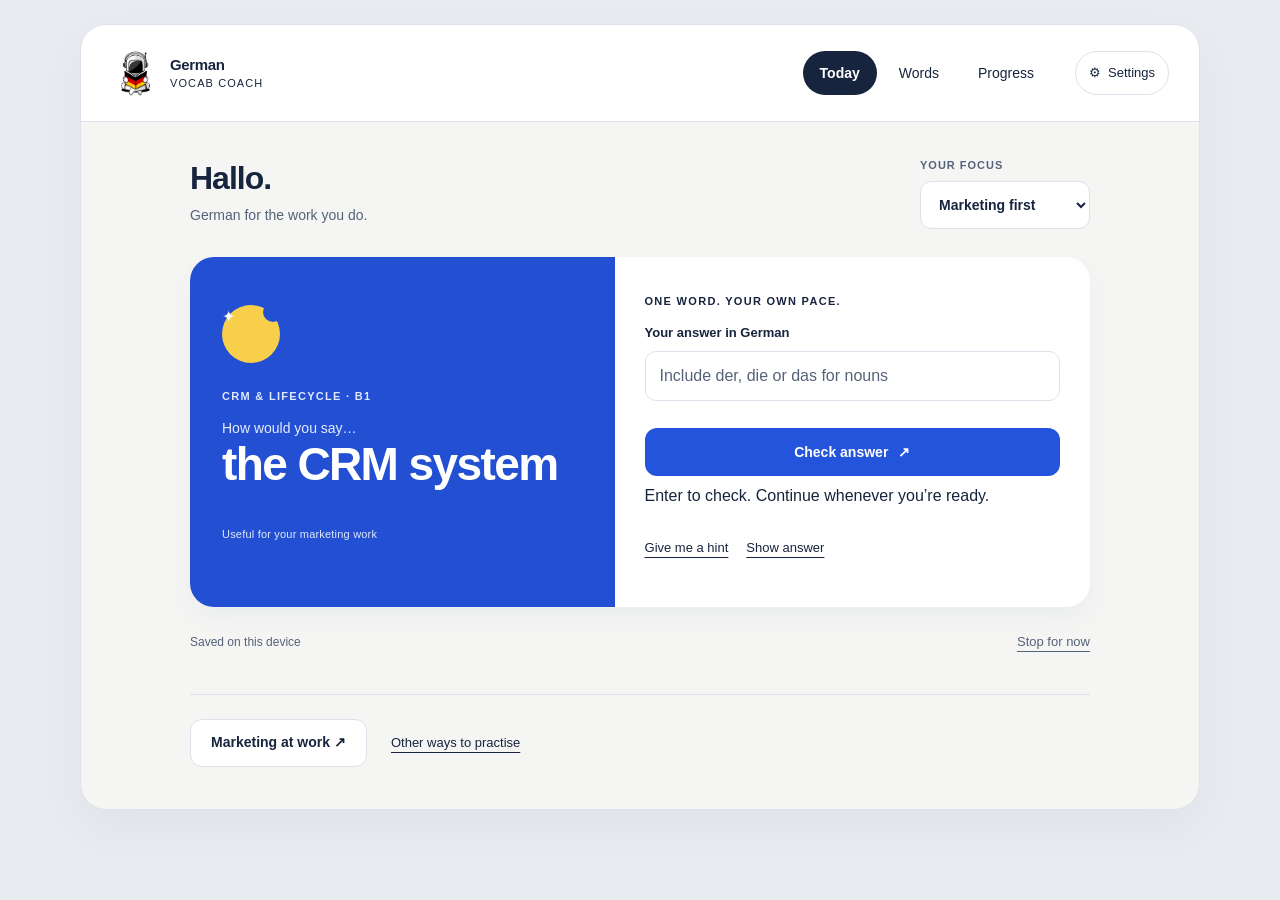
<file: index.html>
<!doctype html><html lang="en"><head>
<meta charset="utf-8"><meta name="viewport" content="width=device-width,initial-scale=1,viewport-fit=cover"><meta name="theme-color" content="#2454db"><meta name="description" content="Useful German for marketing work. Continuous practice, honest recall evidence and offline backups."><title>German Vocab Coach</title><link rel="manifest" href="manifest.webmanifest"><link rel="icon" href="icons/icon-192.png"><link rel="apple-touch-icon" href="icons/icon-180.png"><link rel="stylesheet" href="coach.css?v=20261116-continuous4">
</head><body data-theme="cobalt">
<a class="skip-link" href="#main-content">Skip to practice</a><div class="app-shell">
<header class="app-header"><a href="#today" class="brand"><img class="brand-logo" src="icons/logo.png" alt="" width="48" height="52"><span>German<small>Vocab Coach</small></span></a><nav class="main-nav" aria-label="Main navigation"><button data-page="today" aria-current="page">Today</button><button data-page="words">Words</button><button data-page="progress">Progress</button></nav><button class="settings-trigger" data-page="settings" aria-label="Settings">⚙ <span>Settings</span></button></header>
<div id="global-status" class="global-status" role="status" hidden></div><section id="recovery-panel" class="recovery-banner" role="alert" hidden><h2 id="recovery-title"></h2><p id="recovery-copy"></p><div class="button-row"><button id="retry-save" class="primary">Try saving again</button><button id="download-recovery" class="secondary">Download recovery copy</button><button id="download-pending" class="secondary">Download unsaved full backup</button><button data-page="settings" class="text-button">Recovery options</button></div></section>
<main id="main-content">
<section id="page-today" class="page"><div class="page-intro"><div><h1 id="greeting">Hallo.</h1><p>German for the work you do.</p></div><label class="focus-picker">Your focus<select id="practice-focus"><option value="marketing">Marketing first</option><option value="everyday">Everyday German</option><option value="all">All my words</option></select></label></div><div id="practice-scope" class="scope-note" hidden></div><div id="practice-area"><p class="loading">Opening your practice…</p></div><div class="practice-footer"><span id="save-status" role="status"></span><button id="stop-practice" class="text-button">Stop for now</button></div><div class="below-practice"><button id="open-work" class="secondary">Marketing at work ↗</button><button id="open-more" class="text-button">Other ways to practise</button></div></section>
<section id="page-words" class="page" hidden><div class="page-intro"><div><p class="eyebrow">Your vocabulary</p><h1>Useful words, within reach.</h1></div><button id="open-add-word" class="secondary">Add words</button></div><div class="library-controls"><label>Search<input id="word-search" type="search" placeholder="German, English or a note"></label><label>Collection<select id="word-focus"><option value="all">All words</option><option value="marketing">Marketing</option><option value="everyday">Everyday</option></select></label><label>Topic<select id="word-topic"><option value="all">All topics</option></select></label><label>Learning state<select id="word-status"><option value="all">Any state</option><option value="due">Due for review</option><option value="new">New</option><option value="learning">Learning</option><option value="verified">Recall verified</option></select></label></div><div class="library-actions"><p id="word-results" role="status"></p><div class="button-row"><button id="practice-results" class="primary">Practise these results</button><button id="practice-selected" class="secondary" disabled>Practise selected</button></div></div><div id="word-list" class="word-list"></div><div class="pagination"><button id="previous-words" class="secondary">Previous</button><span id="word-page"></span><button id="next-words" class="secondary">Next</button></div></section>
<section id="page-progress" class="page" hidden><div class="page-intro"><div><p class="eyebrow">Evidence, not a score to chase</p><h1>What’s getting stronger.</h1><p>Your saved practice, with clear limits.</p></div><label class="focus-picker">Show<select id="progress-focus"><option value="all">All words</option><option value="marketing">Marketing</option><option value="everyday">Everyday</option></select></label></div><div id="progress-content"></div></section>
<section id="page-settings" class="page" hidden><div class="page-intro"><div><p class="eyebrow">Settings</p><h1>Make it yours.</h1></div></div><section class="settings-section"><h2>Appearance</h2><div class="theme-options" role="group" aria-label="Theme"><button data-theme-choice="cobalt" aria-pressed="true"><span class="swatch cobalt-swatch"></span>Cobalt &amp; sunshine<span class="theme-check">✓</span></button><button data-theme-choice="studio" aria-pressed="false"><span class="swatch studio-swatch"></span>Tangerine studio<span class="theme-check">✓</span></button></div></section><section class="settings-section"><h2>Your practice</h2><form id="profile-form"><div class="form-grid"><label>Name <small>Optional, kept on this device</small><input id="profile-name" maxlength="32" autocomplete="given-name"></label><label>Learning level<select id="profile-level"><option>A1</option><option>A2</option><option>B1</option><option>B2</option></select></label></div><label class="check-label"><input type="checkbox" id="habit-cue">Show a gentle practice-day reminder</label><button class="secondary" type="submit">Save preferences</button></form><p class="muted">Your name, answers and progress stay in this browser. No analytics or microphone recording. Audio uses an available German voice on this device.</p></section><section class="settings-section"><h2>Your data</h2><p>Download a full backup to keep words, recall evidence, drafts, settings and history together.</p><div class="button-row"><button id="export-backup" class="primary">Download full backup</button><label class="file-button secondary">Restore full backup<input id="restore-file" type="file" accept=".json,application/json"></label><button id="export-safety" class="secondary">Download pre-restore copy</button></div><p id="backup-status" role="status"></p><section id="restore-preview" class="restore-preview" hidden><h3>Review before replacing</h3><p id="restore-summary"></p><label class="check-label"><input id="acknowledge-restore" type="checkbox">Replace this browser’s progress and settings with this backup. Keep a safety copy first.</label><label id="legacy-ack-label" class="check-label" hidden><input id="acknowledge-legacy" type="checkbox">I reviewed the older app’s changed data and want to use this backup.</label><label id="invalid-ack-label" class="check-label" hidden><input id="acknowledge-invalid" type="checkbox">Replace unreadable or newer saved data only after preserving its exact contents in a recovery copy.</label><div class="button-row"><button id="confirm-restore" class="primary" disabled>Restore this backup</button><button id="cancel-restore" class="secondary">Cancel</button></div></section><details class="data-details"><summary>Word lists and recovery</summary><p>CSV transfers vocabulary only, without learning history or settings.</p><div class="button-row"><button id="export-csv" class="secondary">Export word list CSV</button><label class="file-button secondary">Import word list CSV<input id="import-csv" type="file" accept=".csv,text/csv"></label><button id="export-original" class="secondary">Download original migration copy</button></div><p id="csv-status" role="status"></p></details></section><section class="settings-section"><h2>About this coach</h2><p>Marketing words follow practical work priorities. Everyday words use historical corpus-frequency estimates. Reviews are scheduled separately; older words without review dates are not labelled overdue.</p><p>“Recall verified” means three fully correct typed recalls on different days, at least 24 hours apart. It is not a fluency certificate or permanent mastery.</p><p><a href="vocabulary-sources.html">Vocabulary sources and attribution</a></p><p id="offline-status" role="status">Offline files are being prepared.</p></section><details class="settings-section danger-zone"><summary>Reset progress</summary><p>Download a full backup before resetting this browser’s practice.</p><button id="reset-progress" class="secondary danger">Review reset options</button></details></section>
<section id="page-work" class="page" hidden><button data-page="today" class="text-button">← Back to practice</button><div class="page-intro"><div><p class="eyebrow">Marketing at work</p><h1>Use the words in real situations.</h1><p>Choose a short reading, listening, writing or speaking task.</p></div></div><div id="scenario-list" class="scenario-grid"></div><article id="scenario-detail" hidden></article></section>
<section id="page-more" class="page" hidden><button data-page="today" class="text-button">← Back to practice</button><div class="page-intro"><div><p class="eyebrow">Optional practice</p><h1>A different way in.</h1><p>Recognition, stories, sentences and grammar stay separate from unaided word recall.</p></div></div><div id="optional-practice"></div></section>
</main><nav class="mobile-nav" aria-label="Mobile navigation"><button data-page="today" aria-current="page">Today</button><button data-page="words">Words</button><button data-page="progress">Progress</button></nav></div>
<dialog id="app-dialog" aria-labelledby="dialog-title"><form method="dialog"><button class="dialog-close" aria-label="Close dialog">×</button></form><div id="dialog-content"></div></dialog>
<script src="curriculum-data.js?v=20261116-continuous4" defer></script><script src="frequency-data.js?v=20261116-continuous4" defer></script><script src="learning-priorities.js?v=20261116-continuous4" defer></script><script src="recall-evidence.js?v=20261116-continuous4" defer></script><script src="backup-data.js?v=20261116-continuous4" defer></script><script src="persistence.js?v=20261116-continuous4" defer></script><script src="practice-engine.js?v=20261116-continuous4" defer></script><script src="practice-session.js?v=20261116-continuous4" defer></script><script src="review-scheduler.js?v=20261116-continuous4" defer></script><script src="practice-data.js?v=20261116-continuous4" defer></script><script src="coach-content.js?v=20261116-continuous4" defer></script><script src="coach-migration.js?v=20261116-continuous4" defer></script><script src="coach-learning.js?v=20261116-continuous4" defer></script><script src="coach-store.js?v=20261116-continuous4" defer></script><script src="marketing-scenarios.js?v=20261116-continuous4" defer></script><script src="coach-csv.js?v=20261116-continuous4" defer></script><script src="coach-activities.js?v=20261116-continuous4" defer></script><script src="coach-app.js?v=20261116-continuous4" defer></script>
</body></html>
</file>
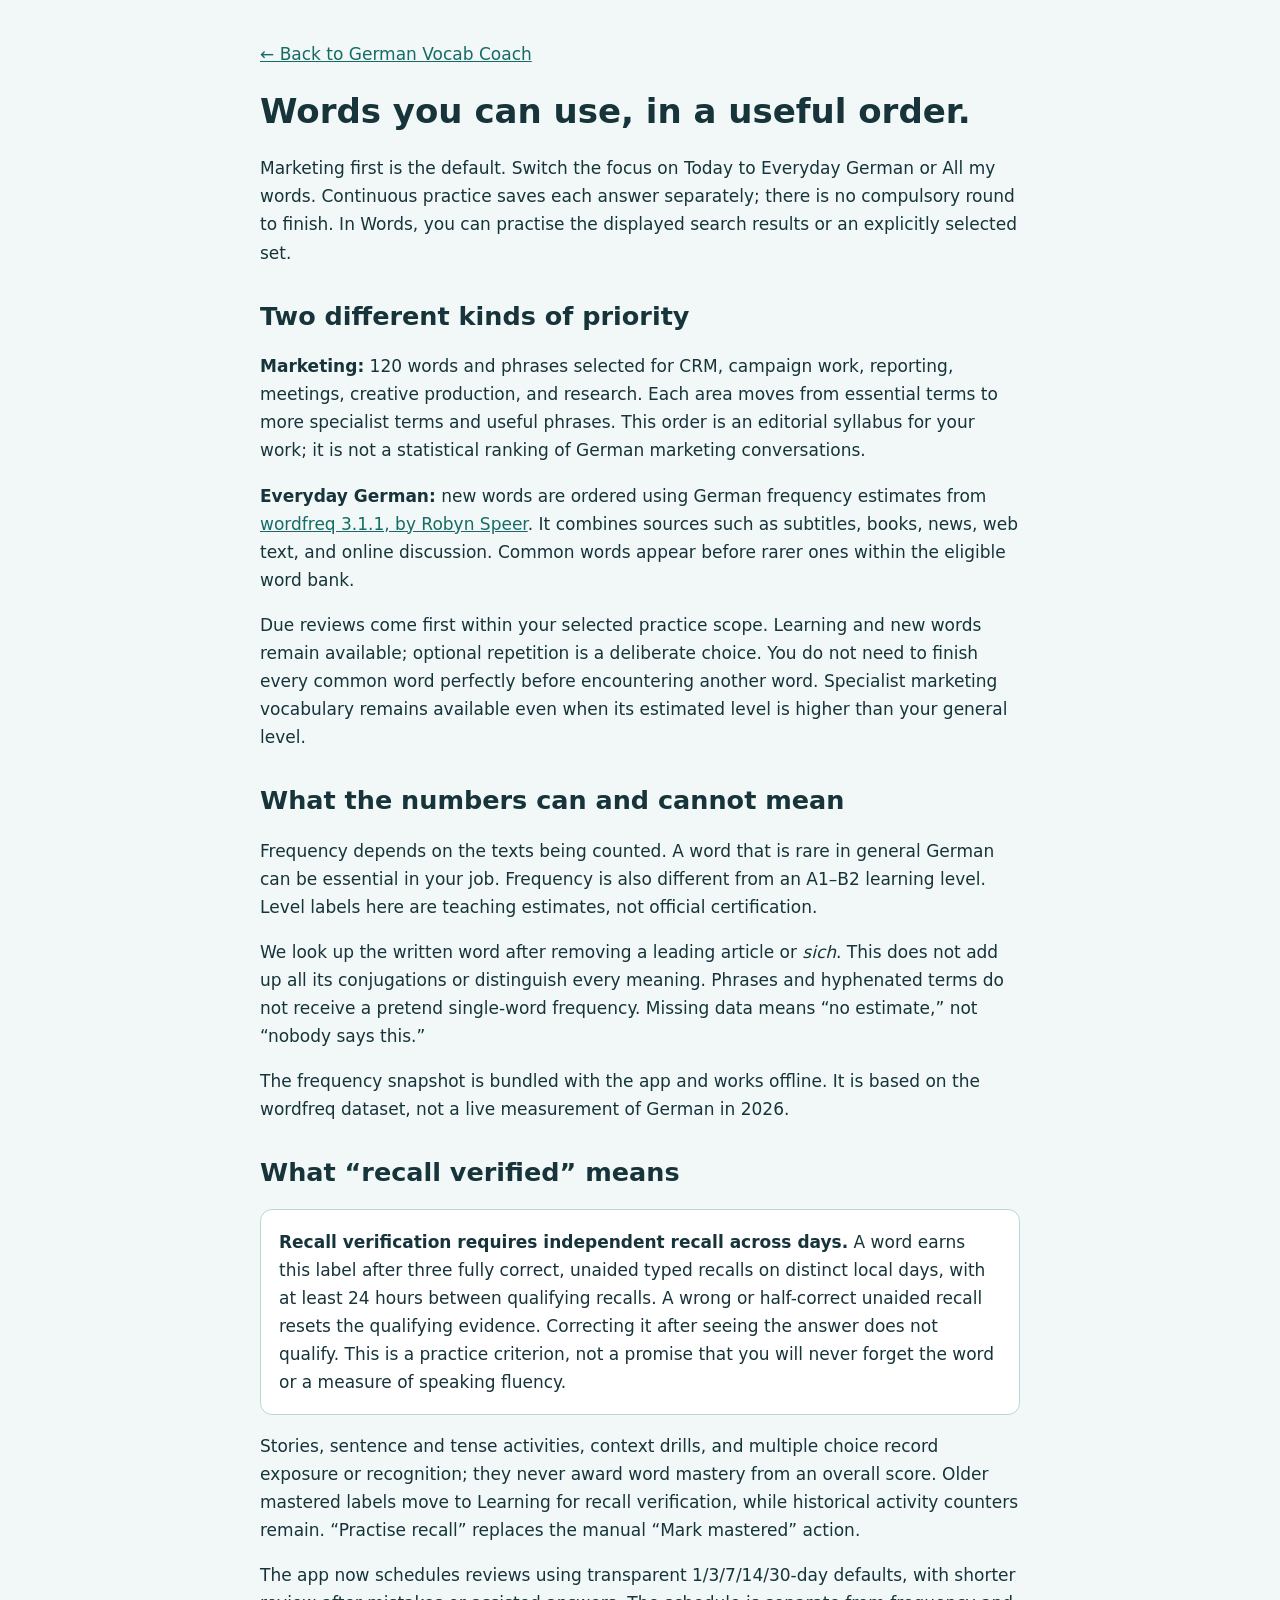
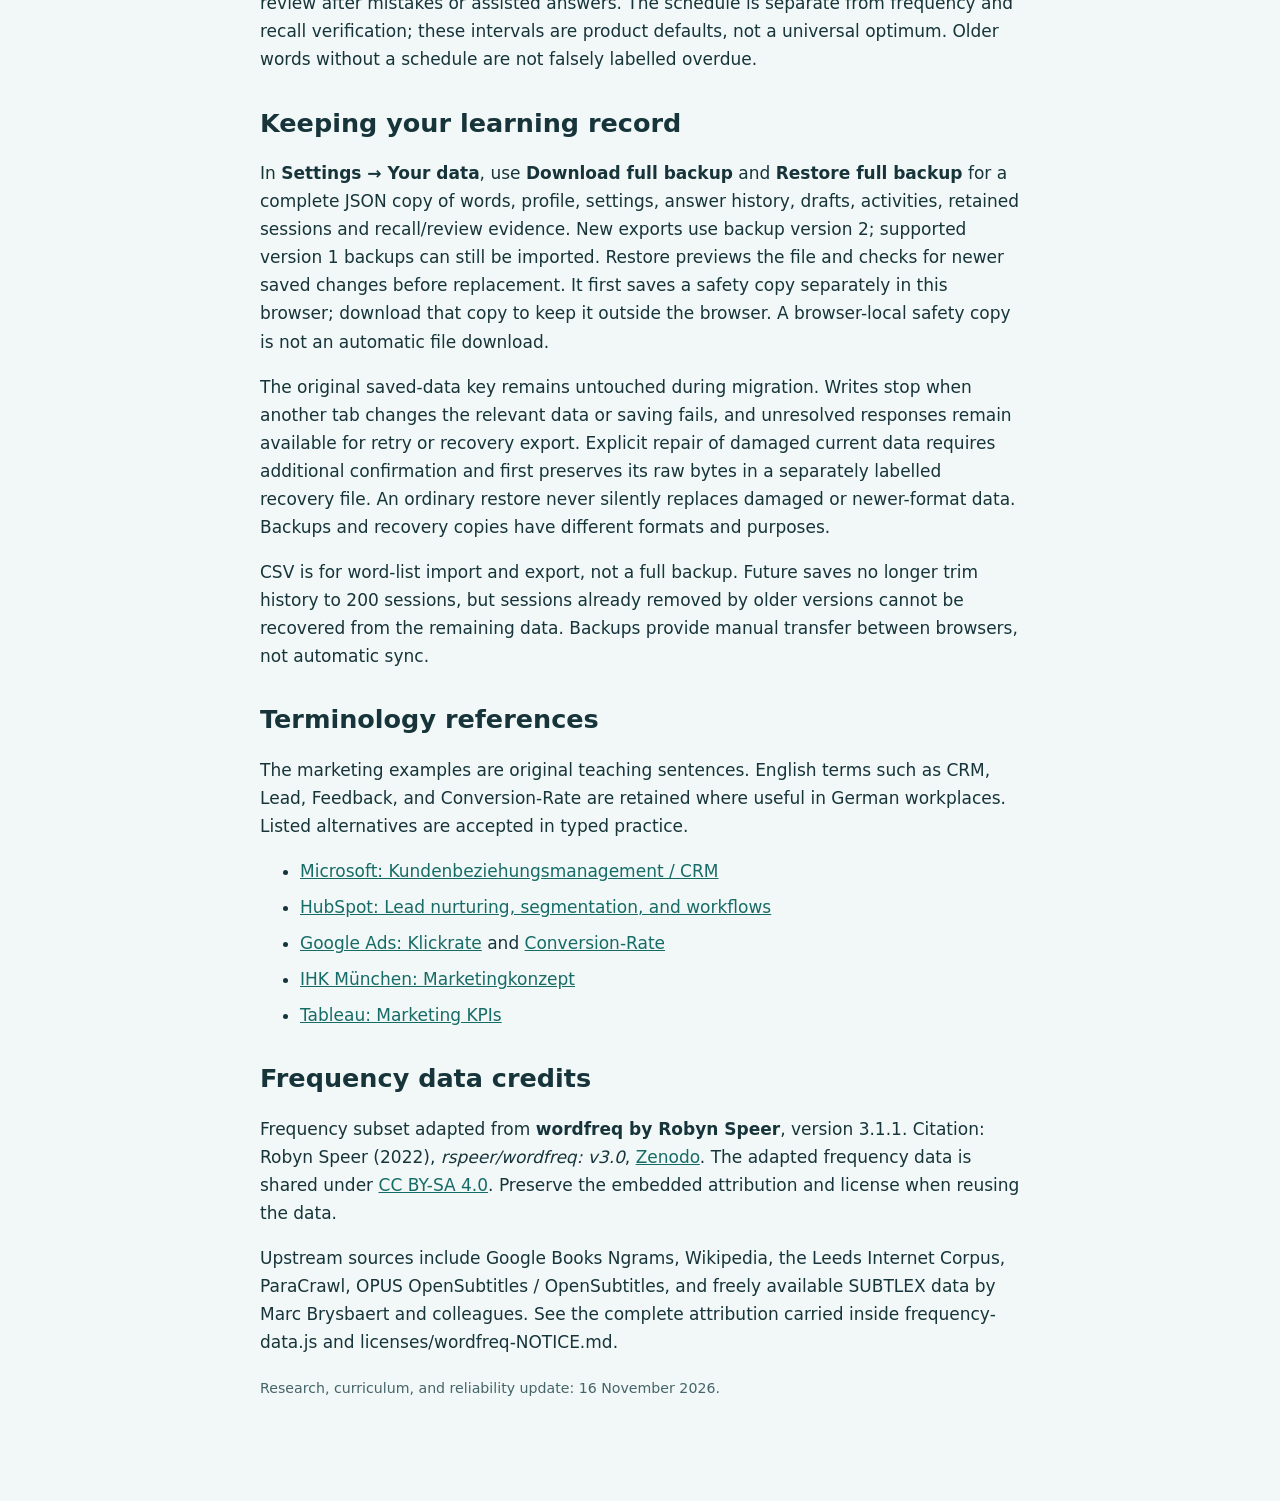
<file: vocabulary-sources.html>
<!doctype html>
<html lang="en"><head><meta charset="utf-8"><meta name="viewport" content="width=device-width, initial-scale=1"><title>How word priorities work · German Vocab Coach</title>
<style>body{max-width:760px;margin:40px auto;padding:0 22px 60px;font:17px/1.65 system-ui,sans-serif;color:#16343a;background:#f1f8f7}h1,h2{line-height:1.2}h2{margin-top:34px}a{color:#176b66}li{margin:8px 0}.note{padding:18px;background:white;border:1px solid #bdd5d2;border-radius:12px}small{color:#456469}</style></head>
<body><a href="./index.html">← Back to German Vocab Coach</a><h1>Words you can use, in a useful order.</h1>
<p>Marketing first is the default. Switch the focus on Today to Everyday German or All my words. Continuous practice saves each answer separately; there is no compulsory round to finish. In Words, you can practise the displayed search results or an explicitly selected set.</p>
<h2>Two different kinds of priority</h2>
<p><strong>Marketing:</strong> 120 words and phrases selected for CRM, campaign work, reporting, meetings, creative production, and research. Each area moves from essential terms to more specialist terms and useful phrases. This order is an editorial syllabus for your work; it is not a statistical ranking of German marketing conversations.</p>
<p><strong>Everyday German:</strong> new words are ordered using German frequency estimates from <a href="https://github.com/rspeer/wordfreq">wordfreq 3.1.1, by Robyn Speer</a>. It combines sources such as subtitles, books, news, web text, and online discussion. Common words appear before rarer ones within the eligible word bank.</p>
<p>Due reviews come first within your selected practice scope. Learning and new words remain available; optional repetition is a deliberate choice. You do not need to finish every common word perfectly before encountering another word. Specialist marketing vocabulary remains available even when its estimated level is higher than your general level.</p>
<h2>What the numbers can and cannot mean</h2>
<p>Frequency depends on the texts being counted. A word that is rare in general German can be essential in your job. Frequency is also different from an A1–B2 learning level. Level labels here are teaching estimates, not official certification.</p>
<p>We look up the written word after removing a leading article or <em>sich</em>. This does not add up all its conjugations or distinguish every meaning. Phrases and hyphenated terms do not receive a pretend single-word frequency. Missing data means “no estimate,” not “nobody says this.”</p>
<p>The frequency snapshot is bundled with the app and works offline. It is based on the wordfreq dataset, not a live measurement of German in 2026.</p>
<h2>What “recall verified” means</h2>
<div class="note"><strong>Recall verification requires independent recall across days.</strong> A word earns this label after three fully correct, unaided typed recalls on distinct local days, with at least 24 hours between qualifying recalls. A wrong or half-correct unaided recall resets the qualifying evidence. Correcting it after seeing the answer does not qualify. This is a practice criterion, not a promise that you will never forget the word or a measure of speaking fluency.</div>
<p>Stories, sentence and tense activities, context drills, and multiple choice record exposure or recognition; they never award word mastery from an overall score. Older mastered labels move to Learning for recall verification, while historical activity counters remain. “Practise recall” replaces the manual “Mark mastered” action.</p>
<p>The app now schedules reviews using transparent 1/3/7/14/30-day defaults, with shorter review after mistakes or assisted answers. The schedule is separate from frequency and recall verification; these intervals are product defaults, not a universal optimum. Older words without a schedule are not falsely labelled overdue.</p>
<h2>Keeping your learning record</h2>
<p>In <strong>Settings → Your data</strong>, use <strong>Download full backup</strong> and <strong>Restore full backup</strong> for a complete JSON copy of words, profile, settings, answer history, drafts, activities, retained sessions and recall/review evidence. New exports use backup version 2; supported version 1 backups can still be imported. Restore previews the file and checks for newer saved changes before replacement. It first saves a safety copy separately in this browser; download that copy to keep it outside the browser. A browser-local safety copy is not an automatic file download.</p>
<p>The original saved-data key remains untouched during migration. Writes stop when another tab changes the relevant data or saving fails, and unresolved responses remain available for retry or recovery export. Explicit repair of damaged current data requires additional confirmation and first preserves its raw bytes in a separately labelled recovery file. An ordinary restore never silently replaces damaged or newer-format data. Backups and recovery copies have different formats and purposes.</p>
<p>CSV is for word-list import and export, not a full backup. Future saves no longer trim history to 200 sessions, but sessions already removed by older versions cannot be recovered from the remaining data. Backups provide manual transfer between browsers, not automatic sync.</p>
<h2>Terminology references</h2>
<p>The marketing examples are original teaching sentences. English terms such as CRM, Lead, Feedback, and Conversion-Rate are retained where useful in German workplaces. Listed alternatives are accepted in typed practice.</p>
<ul>
<li><a href="https://www.microsoft.com/de-de/dynamics-365/resources/what-is-crm">Microsoft: Kundenbeziehungsmanagement / CRM</a></li>
<li><a href="https://www.hubspot.de/use-case/lead-nurturing">HubSpot: Lead nurturing, segmentation, and workflows</a></li>
<li><a href="https://support.google.com/google-ads/answer/2615875?hl=de">Google Ads: Klickrate</a> and <a href="https://support.google.com/google-ads/answer/2684489?hl=de">Conversion-Rate</a></li>
<li><a href="https://www.ihk-muenchen.de/ratgeber/unternehmensfuehrung/marketing-vertrieb/marketingkonzept/">IHK München: Marketingkonzept</a></li>
<li><a href="https://www.tableau.com/de-de/learn/articles/marketing-kpi-and-sales-kpi">Tableau: Marketing KPIs</a></li>
</ul>
<h2>Frequency data credits</h2>
<p>Frequency subset adapted from <strong>wordfreq by Robyn Speer</strong>, version 3.1.1. Citation: Robyn Speer (2022), <em>rspeer/wordfreq: v3.0</em>, <a href="https://doi.org/10.5281/zenodo.7199437">Zenodo</a>. The adapted frequency data is shared under <a href="https://creativecommons.org/licenses/by-sa/4.0/">CC BY-SA 4.0</a>. Preserve the embedded attribution and license when reusing the data.</p>
<p>Upstream sources include Google Books Ngrams, Wikipedia, the Leeds Internet Corpus, ParaCrawl, OPUS OpenSubtitles / OpenSubtitles, and freely available SUBTLEX data by Marc Brysbaert and colleagues. See the complete attribution carried inside frequency-data.js and licenses/wordfreq-NOTICE.md.</p>
<small>Research, curriculum, and reliability update: 16 November 2026.</small></body></html>
</file>
<file: coach.css>
:root{font-family:Arial,Helvetica,sans-serif;color-scheme:light;--bg:#f5f6f4;--paper:#fff;--ink:#17243d;--muted:#566279;--line:#dce1eb;--accent:#2454db;--on-accent:#fff;--soft:#eaf0ff;--pop:#f7cf4a;--good:#e8f5ed;--good-ink:#185536;--care:#fff1d9;--care-ink:#75500f;--radius:24px;background:#e8ebef;color:var(--ink);font-size:16px;line-height:1.5}
*{box-sizing:border-box}body{margin:0;padding:24px 16px 50px;background:#e8ebef}body[data-theme=studio]{--bg:#143d39;--paper:#fafff8;--ink:#143d39;--muted:#526c65;--line:#d2e1d8;--accent:#b44722;--on-accent:#fffaf5;--soft:#e7f4e9;--pop:#ffc093;background:#d9e7e0}button,input,select,textarea{font:inherit}button,a,input,textarea,select,summary{touch-action:manipulation}button,a,summary{cursor:pointer}button{color:inherit}button:disabled{opacity:.52;cursor:not-allowed}input,textarea{cursor:text}a{color:var(--accent)}[hidden]{display:none!important}button:focus-visible,a:focus-visible,input:focus-visible,select:focus-visible,textarea:focus-visible,summary:focus-visible{outline:3px solid #b08000;outline-offset:4px}p{margin:0 0 16px}h1,h2,h3{line-height:1.2;margin:0 0 14px}h1{font-size:32px;letter-spacing:-1px}h2{font-size:23px;letter-spacing:-.5px}h3{font-size:18px}small,.muted{color:var(--muted)}small{font-size:12px}label{display:flex;flex-direction:column;gap:7px;font-size:13px;font-weight:650}input:not([type=checkbox]):not([type=radio]),select,textarea{width:100%;min-height:48px;padding:12px 14px;border:1px solid var(--line);border-radius:11px;background:var(--paper);color:var(--ink);font-size:16px}input::placeholder,textarea::placeholder{color:var(--muted)}input[type=checkbox],input[type=radio]{width:19px;height:19px;accent-color:var(--accent);flex-shrink:0}textarea{resize:vertical;min-height:120px;line-height:1.6}input[readonly]{background:var(--paper)}
.app-shell{max-width:1120px;margin:auto;border:1px solid var(--line);border-radius:26px;overflow:hidden;background:var(--bg);min-height:80vh;box-shadow:0 18px 50px #17243d0a}.app-header{display:flex;align-items:center;gap:24px;background:var(--paper);padding:22px 30px;border-bottom:1px solid var(--line)}.brand{display:flex;align-items:center;gap:11px;color:var(--ink);text-decoration:none;font-size:15px;font-weight:750;line-height:1.15;letter-spacing:-.35px}.brand small{display:block;font-size:11px;font-weight:500;letter-spacing:1.1px;text-transform:uppercase;margin-top:4px;color:inherit}.brand-mark{display:grid;place-items:center;width:40px;height:40px;border-radius:13px;background:var(--accent);color:var(--on-accent);font-size:23px}.main-nav{display:flex;gap:5px;margin-left:auto}.main-nav button,.mobile-nav button{background:transparent;border:0;border-radius:24px;padding:11px 17px;font-size:14px;min-height:44px}.main-nav button[aria-current],.mobile-nav button[aria-current]{background:var(--ink);color:var(--paper);font-weight:650}.settings-trigger{display:flex;align-items:center;gap:7px;border:1px solid var(--line);border-radius:24px;background:transparent;padding:10px 13px;font-size:13px;min-height:44px}.settings-trigger[aria-current]{background:var(--soft)}.mobile-nav{display:none}.page{max-width:980px;margin:auto;padding:35px 40px 42px}.page-intro{display:flex;align-items:center;justify-content:space-between;gap:25px;margin-bottom:28px}.page-intro p{color:var(--muted);font-size:14px;margin-bottom:0}.page-intro h1{margin-bottom:8px}.page-intro h1 em{color:var(--accent);font-style:normal}.focus-picker{flex-shrink:0;text-transform:uppercase;letter-spacing:1px;font-size:11px;color:var(--muted)}.focus-picker select{text-transform:none;letter-spacing:0;min-width:165px;max-width:210px;font-size:14px}.eyebrow{font-size:11px!important;font-weight:700;text-transform:uppercase;letter-spacing:1.3px;margin-bottom:13px!important}.primary,.secondary,.file-button{border-radius:12px;min-height:48px;padding:12px 20px;display:inline-flex;align-items:center;justify-content:center;gap:10px;font-size:14px;font-weight:650;text-decoration:none}.primary{background:var(--accent);color:var(--on-accent);border:1px solid transparent}.secondary,.file-button{background:var(--paper);color:var(--ink);border:1px solid var(--line)}.text-button{background:transparent;border:0;padding:10px 0;min-height:44px;font-size:13px;text-decoration:underline;text-underline-offset:5px}.button-row{display:flex;flex-wrap:wrap;align-items:center;gap:12px}.button-row p{margin:0}.form-grid{display:grid;grid-template-columns:repeat(2,minmax(0,1fr));gap:18px}.panel,.settings-section,.activity-card{background:var(--paper);color:var(--ink);border:1px solid var(--line);border-radius:18px;padding:26px;margin:0 0 22px}.settings-section p:last-child{margin-bottom:0}.settings-section h2{font-size:20px}.settings-section p{font-size:14px;line-height:1.7}.settings-section form{display:grid;gap:18px;margin-bottom:22px}.settings-section form>.secondary{justify-self:start}.check-label{flex-direction:row;align-items:flex-start;font-weight:400;font-size:14px;margin:16px 0}.theme-options{display:grid;grid-template-columns:repeat(2,minmax(0,1fr));gap:14px}.theme-options button{display:flex;align-items:center;text-align:left;gap:13px;padding:16px;border:1px solid var(--line);background:var(--paper);border-radius:14px;font-size:14px;min-height:70px}.theme-options button[aria-pressed=true]{outline:2px solid var(--accent);outline-offset:-2px}.theme-check{display:none;margin-left:auto}.theme-options [aria-pressed=true] .theme-check{display:block}.swatch{width:30px;height:30px;border-radius:50%;flex-shrink:0}.cobalt-swatch{background:linear-gradient(135deg,#2454db 65%,#f7cf4a 65%)}.studio-swatch{background:linear-gradient(135deg,#143d39 65%,#ffc093 65%)}
.practice-card{display:grid;grid-template-columns:minmax(0,1fr) minmax(0,1.12fr);background:var(--paper);border-radius:var(--radius);overflow:hidden;box-shadow:0 12px 28px #18375b0b}.prompt-pane{background:#2350d2;color:white;display:flex;flex-direction:column;justify-content:center;min-height:350px;padding:32px;position:relative}.sun-mark{height:58px;width:58px;border-radius:50%;background:var(--pop);position:relative;margin-bottom:25px}.sun-mark:after{content:'';width:20px;height:20px;position:absolute;right:-3px;top:-3px;border-radius:50%;background:#2350d2}.prompt-pane .eyebrow{color:#e0e8ff}.word-prompt{font-size:46px;line-height:1.1;font-weight:750;letter-spacing:-1.6px;margin-bottom:16px;overflow-wrap:anywhere}.prompt-context{font-size:14px;line-height:1.6;color:#e5ebff;margin:0}.queue-reason{font-size:11px;letter-spacing:.2px;margin-top:20px;color:#e0e8ff}.answer-pane{padding:30px;align-self:center;color:var(--ink)}.answer-form label{margin-bottom:9px}.answer-form label small{font-weight:400}.answer-form input{background:var(--bg);min-height:54px}.answer-form input[readonly]{background:var(--paper)}.answer-form .primary{width:100%;margin-top:17px}.answer-help{display:flex;gap:23px;flex-wrap:wrap;margin-top:8px}.answer-help button{color:var(--muted);font-size:12px}.hint-note{background:var(--soft);border-radius:10px;padding:13px;font-size:13px;margin:12px 0 0}.feedback{background:var(--soft);border-radius:14px;padding:20px;margin-top:18px}.feedback.good{background:var(--good)}.feedback.care{background:var(--care)}.feedback h2{font-size:17px;letter-spacing:0;line-height:1.35;margin-bottom:13px}.feedback .answer-label{font-size:11px;text-transform:uppercase;letter-spacing:.8px;color:var(--muted);margin-bottom:5px}.feedback .correct-answer{font-size:27px;line-height:1.25;font-weight:700;margin-bottom:10px;overflow-wrap:anywhere}.feedback .explanation{font-size:14px;margin-bottom:0}.feedback mark{background:transparent;color:var(--care-ink);text-decoration:underline;text-decoration-thickness:3px;text-underline-offset:4px}.example-block{border-top:1px solid var(--line);margin-top:16px;padding-top:13px}.example-block p{font-size:14px;line-height:1.6;margin:0}.example-block small{display:block;margin-top:5px}.feedback details{margin-top:16px;font-size:12px}.feedback summary{color:var(--muted);text-decoration:underline;text-underline-offset:3px}.feedback details p{font-size:12px;margin-top:10px}.answer-actions{display:flex;align-items:center;flex-wrap:wrap;gap:18px;margin-top:18px}.original-answer{font-size:12px;background:var(--soft);padding:12px;border-radius:10px;margin-bottom:16px;overflow-wrap:anywhere}.validation{color:var(--care-ink);font-size:13px;margin:10px 0}.practice-footer{display:flex;justify-content:space-between;align-items:center;flex-wrap:wrap;gap:12px;margin:13px 0 0;font-size:12px;color:var(--muted)}.below-practice{display:flex;align-items:center;flex-wrap:wrap;gap:24px;border-top:1px solid var(--line);padding-top:24px;margin-top:30px}.scope-note{display:flex;align-items:center;justify-content:space-between;flex-wrap:wrap;gap:12px;background:var(--soft);color:var(--ink);font-size:13px;padding:9px 16px;border-radius:12px;margin-bottom:20px}.empty-state,.paused-state{padding:35px;background:var(--paper);color:var(--ink);border:1px solid var(--line);border-radius:var(--radius)}.empty-state p,.paused-state p{color:var(--muted);font-size:14px}.choices{display:grid;gap:10px;margin-top:12px}.choice-option{text-align:left;padding:14px 16px;border:1px solid var(--line);background:var(--paper);border-radius:12px;font-size:16px;min-height:48px}.choice-option:hover{background:var(--soft)}
.global-status{padding:14px 28px;font-size:14px;background:var(--soft);color:var(--ink);border-bottom:1px solid var(--line)}.recovery-banner{margin:22px 28px;padding:24px;background:var(--care);color:var(--ink);border-radius:15px;border:1px solid #d9bd80}.recovery-banner h2{font-size:19px}.recovery-banner p{font-size:14px}.recovery-banner .button-row button{font-size:13px}.library-controls{display:grid;grid-template-columns:minmax(0,2fr) minmax(0,1fr) minmax(0,1.2fr) minmax(0,1fr);gap:13px}.library-controls select{font-size:13px}.library-actions{display:flex;justify-content:space-between;align-items:center;gap:16px;margin:24px 0;flex-wrap:wrap}.library-actions p{font-size:13px;color:var(--muted);margin:0}.library-actions .primary,.library-actions .secondary{font-size:12px;padding:10px 13px}.word-list{background:var(--paper);color:var(--ink);border:1px solid var(--line);border-radius:17px;overflow:hidden}.word-row{display:grid;grid-template-columns:22px minmax(0,1fr);gap:14px;padding:18px 20px;border-bottom:1px solid var(--line)}.word-row:last-child{border-bottom:0}.word-row>input{margin-top:5px}.word-row summary{display:grid;grid-template-columns:repeat(2,minmax(0,1fr)) auto;gap:14px;align-items:start;list-style:none}.word-row summary::-webkit-details-marker{display:none}.word-row summary:after{content:'+';color:var(--muted)}.word-row details[open] summary:after{content:'−'}.word-german{font-weight:650;overflow-wrap:anywhere}.word-english{font-size:14px;color:var(--muted);overflow-wrap:anywhere}.word-detail{padding-top:18px;font-size:14px}.word-detail p{margin-bottom:12px}.word-meta{font-size:12px;color:var(--muted)}.word-detail .button-row button{font-size:12px;min-height:42px;padding:8px 12px}.pagination{display:flex;justify-content:center;gap:20px;align-items:center;margin-top:22px;font-size:13px}.stats-grid{display:grid;grid-template-columns:repeat(3,minmax(0,1fr));gap:16px;margin-bottom:23px}.stat{background:var(--paper);border:1px solid var(--line);border-radius:17px;padding:22px}.stat strong{display:block;font-size:34px;line-height:1.2;letter-spacing:-1px;margin:10px 0}.stat p{font-size:13px;margin:0;color:var(--muted)}.stat h2{font-size:14px;margin:0;letter-spacing:0}.progress-table{width:100%;border-collapse:collapse;font-size:14px}.progress-table td,.progress-table th{text-align:left;padding:13px 8px;border-bottom:1px solid var(--line)}.progress-table th{font-size:12px;font-weight:650;color:var(--muted)}.progress-table .number{text-align:right}.activity-days{display:grid;grid-template-columns:repeat(7,minmax(0,1fr));gap:7px;margin:15px 0}.activity-day{background:var(--soft);border-radius:9px;text-align:center;padding:12px 3px;font-size:11px}.activity-day strong{display:block;font-size:18px;margin-top:5px}.history-list{padding-left:20px;font-size:13px}.history-list li{margin:12px 0}.scenario-grid{display:grid;grid-template-columns:repeat(2,minmax(0,1fr));gap:18px}.scenario-grid .activity-card{margin:0;display:flex;flex-direction:column;align-items:flex-start;gap:8px}.scenario-grid .activity-card p{font-size:14px;color:var(--muted)}.scenario-grid .activity-card button{margin-top:auto}.reading-text{font-size:18px;line-height:1.8}.activity-card p{line-height:1.7}.activity-card details{margin:16px 0}.activity-card summary,.data-details summary{min-height:44px;padding:10px 0;font-weight:600;font-size:14px}.activity-card form{display:grid;gap:14px}.activity-card textarea{min-height:160px}.activity-card ul{padding-left:22px}.activity-card li{margin:10px 0}.work-phrases{display:grid;gap:10px}.phrase-row{padding:12px 0;border-bottom:1px solid var(--line)}.phrase-row strong{display:block}.phrase-row span{font-size:13px;color:var(--muted)}.self-review{background:var(--soft);padding:18px;border-radius:12px;font-size:14px;margin-top:18px}.file-button{position:relative;overflow:hidden;cursor:pointer}.file-button input[type=file]{position:absolute;inset:0;opacity:0;width:100%;cursor:pointer}.file-button:focus-within{outline:3px solid #b08000;outline-offset:4px}.restore-preview{background:var(--soft);padding:22px;border-radius:14px;margin-top:22px}.data-details{border-top:1px solid var(--line);margin-top:22px;padding-top:13px}.danger{color:#8e291f}.danger-zone summary{font-size:14px;cursor:pointer}.danger-zone p{margin-top:16px}dialog{width:min(620px,calc(100% - 32px));max-height:90dvh;overflow:auto;border:1px solid var(--line);border-radius:22px;background:var(--paper);color:var(--ink);padding:28px}dialog::backdrop{background:#10203580}dialog form{display:grid;gap:16px}.dialog-close{float:right;background:transparent;border:0;font-size:25px;width:40px;height:40px;justify-self:end}.dialog-title{padding-right:45px}dialog p{font-size:14px}.skip-link{position:absolute;top:-100px;left:20px;background:#fff;color:#123;padding:15px;z-index:20}.skip-link:focus{top:10px}
body[data-theme=studio] .app-header{background:transparent;color:#edf7ef;border-color:#527069}body[data-theme=studio] .brand{color:#edf7ef}body[data-theme=studio] .brand-mark{background:var(--pop);color:#173c36;transform:rotate(-7deg)}body[data-theme=studio] .main-nav button[aria-current],body[data-theme=studio] .mobile-nav button[aria-current]{background:#d9f2c9;color:#143d39}body[data-theme=studio] .settings-trigger{border-color:#648278}body[data-theme=studio] .settings-trigger[aria-current]{background:#315c53}body[data-theme=studio] .page-intro{color:#edf7ef}body[data-theme=studio] .page-intro p,body[data-theme=studio] .focus-picker{color:#c2dad1}body[data-theme=studio] .page-intro h1 em{color:var(--pop)}body[data-theme=studio] .focus-picker select{background:#244d46;color:#edf7ef;border-color:#648278}body[data-theme=studio] .practice-card{display:block;max-width:680px;margin:auto}body[data-theme=studio] .prompt-pane{background:var(--paper);color:var(--ink);padding:30px 32px 18px;min-height:0}body[data-theme=studio] .prompt-pane .eyebrow{display:inline-block;align-self:flex-start;background:var(--pop);color:#173c36;padding:5px 12px;border-radius:20px;font-size:11px}body[data-theme=studio] .word-prompt{font-size:54px}body[data-theme=studio] .prompt-context,body[data-theme=studio] .queue-reason{color:var(--muted)}body[data-theme=studio] .sun-mark{position:absolute;right:29px;top:28px;width:28px;height:28px;background:transparent;border:5px solid var(--accent);margin:0}body[data-theme=studio] .sun-mark:after{display:none}body[data-theme=studio] .answer-pane{padding-top:4px}body[data-theme=studio] .answer-form input{background:var(--soft)}body[data-theme=studio] .practice-footer,body[data-theme=studio] .below-practice{color:#d4e5dd}body[data-theme=studio] .below-practice{border-color:#527069}body[data-theme=studio] .library-controls label,body[data-theme=studio] .library-actions p,body[data-theme=studio] .pagination,body[data-theme=studio] #page-work>.text-button,body[data-theme=studio] #page-more>.text-button{color:#d4e5dd}body[data-theme=studio] .mobile-nav{background:#143d39;color:#edf7ef;border-color:#527069}
@media(max-width:850px){.library-controls{grid-template-columns:repeat(2,minmax(0,1fr))}.page{padding:30px}.main-nav button{padding:10px 13px}.practice-card{grid-template-columns:minmax(0,1fr) minmax(0,1.1fr)}.word-prompt{font-size:40px}.prompt-pane,.answer-pane{padding:25px}}
@media(max-width:650px){body{padding:0 0 70px;background:var(--bg)}.app-shell{border:0;border-radius:0;min-height:100dvh;box-shadow:none}.app-header{padding:17px 18px;gap:10px}.main-nav{display:none}.settings-trigger{margin-left:auto}.settings-trigger span{display:none}.page{padding:24px 18px 35px}.page-intro{align-items:flex-start;flex-direction:column;gap:18px;margin-bottom:22px}h1{font-size:29px}.focus-picker{flex-direction:row;align-items:center;gap:12px}.focus-picker select{min-width:150px}.practice-card{display:block}.prompt-pane{padding:24px;min-height:180px}.sun-mark{position:absolute;width:40px;height:40px;right:22px;top:22px;margin:0}.prompt-pane .eyebrow{padding-right:52px}.word-prompt{font-size:40px}.answer-pane{padding:24px}.queue-reason{margin-top:12px}.feedback{padding:17px}.feedback .correct-answer{font-size:25px}.answer-help button{min-height:44px}.below-practice{gap:14px}.mobile-nav{display:flex;justify-content:space-around;position:fixed;bottom:0;left:0;right:0;z-index:5;margin:0;border-top:1px solid var(--line);background:var(--paper);padding:10px 10px max(10px,env(safe-area-inset-bottom))}.mobile-nav button{min-width:80px}.library-controls{gap:12px}.library-controls label:first-child{grid-column:1/-1}.library-actions .button-row{width:100%}.word-row{padding:16px 14px;gap:10px}.word-row summary{grid-template-columns:minmax(0,1fr) auto;gap:4px 10px}.word-english{grid-column:1;grid-row:2}.word-row summary:after{grid-column:2;grid-row:1}.stats-grid{gap:10px;grid-template-columns:minmax(0,1fr)}.stat{display:grid;grid-template-columns:minmax(0,1fr) auto;padding:18px;align-items:center}.stat h2{grid-row:1}.stat strong{grid-row:1/3;grid-column:2;margin:0 0 0 15px;font-size:30px}.stat p{grid-row:2}.scenario-grid,.form-grid,.theme-options{grid-template-columns:minmax(0,1fr)}.panel,.settings-section,.activity-card{padding:21px}.recovery-banner{margin:17px;padding:20px}.recovery-banner .button-row{align-items:stretch;flex-direction:column}.recovery-banner .button-row button{width:100%}.global-status{padding:14px 18px}.progress-table{font-size:12px}.progress-table th,.progress-table td{padding:11px 4px}.activity-day{font-size:10px}.activity-day strong{font-size:16px}body[data-theme=studio] .word-prompt{font-size:44px}body[data-theme=studio] .prompt-pane{padding:24px 24px 18px}body[data-theme=studio] .sun-mark{display:none}body[data-theme=studio] .answer-pane{padding:5px 24px 25px}}
@media(prefers-reduced-motion:no-preference){.primary,.secondary{transition:filter .15s,transform .15s}.primary:hover,.secondary:hover{filter:brightness(1.04)}.primary:active,.secondary:active{transform:translateY(1px)}}

/* Keep keyboard cues and optional activities usable on narrow screens. */
.page,.panel,.form-grid>*,.library-controls>*,.scenario-grid>*,.practice-card>*,.page-intro>*,.word-row>details{min-width:0}
select,textarea,input:not([type=checkbox]):not([type=radio]){max-width:100%;min-width:0}
#optional-practice,#scenario-detail{min-width:0;max-width:100%}
#optional-practice .panel,#scenario-detail .panel{overflow-wrap:anywhere}
#optional-practice form{display:grid;gap:14px;margin:24px 0}
#optional-practice fieldset,#scenario-detail fieldset{min-inline-size:0;max-width:100%;margin:0 0 16px;padding:14px;border:1px solid var(--line);border-radius:12px}
#optional-practice legend,#scenario-detail legend{max-width:100%;padding:0 5px;font-size:14px;font-weight:650;overflow-wrap:anywhere}
#optional-practice fieldset label,#scenario-detail fieldset label{flex-direction:row;align-items:flex-start;gap:10px;min-height:44px;padding:8px 0;font-size:14px;font-weight:400;line-height:1.5}
#optional-practice fieldset input,#scenario-detail fieldset input{margin:2px 0 0;flex-shrink:0}
#optional-practice summary,#scenario-detail summary{min-height:44px;padding:10px 0;font-size:14px;font-weight:600}
#optional-practice dl,#scenario-detail dl{margin:8px 0 20px}
#optional-practice dt,#scenario-detail dt{font-weight:650;margin-top:12px}
#optional-practice dd,#scenario-detail dd{margin:3px 0 0;color:var(--muted)}
.table-scroll{max-width:100%;overflow-x:auto;overscroll-behavior-inline:contain}
.table-scroll .progress-table{min-width:440px}
.table-scroll:focus-visible,.theme-options button:focus-visible{outline:3px solid #b08000;outline-offset:4px}
.activity-day small{display:block;font-size:inherit;overflow-wrap:anywhere}
body[data-theme=studio] #scenario-detail>[data-work=back],body[data-theme=studio] #optional-practice>[data-more=back]{color:#d4e5dd}
@media(max-width:400px){.library-controls{grid-template-columns:minmax(0,1fr)}.library-controls label:first-child{grid-column:auto}.pagination{gap:10px}.pagination .secondary{padding:10px 12px}.button-row>*{max-width:100%}.focus-picker{max-width:100%;flex-wrap:wrap}}

/* The original coach mascot remains the app identity in both themes. */
.brand-logo{display:block;flex:none;width:48px;height:52px;object-fit:contain;filter:none} .table-scroll:focus-visible{outline-offset:4px}
</file>
